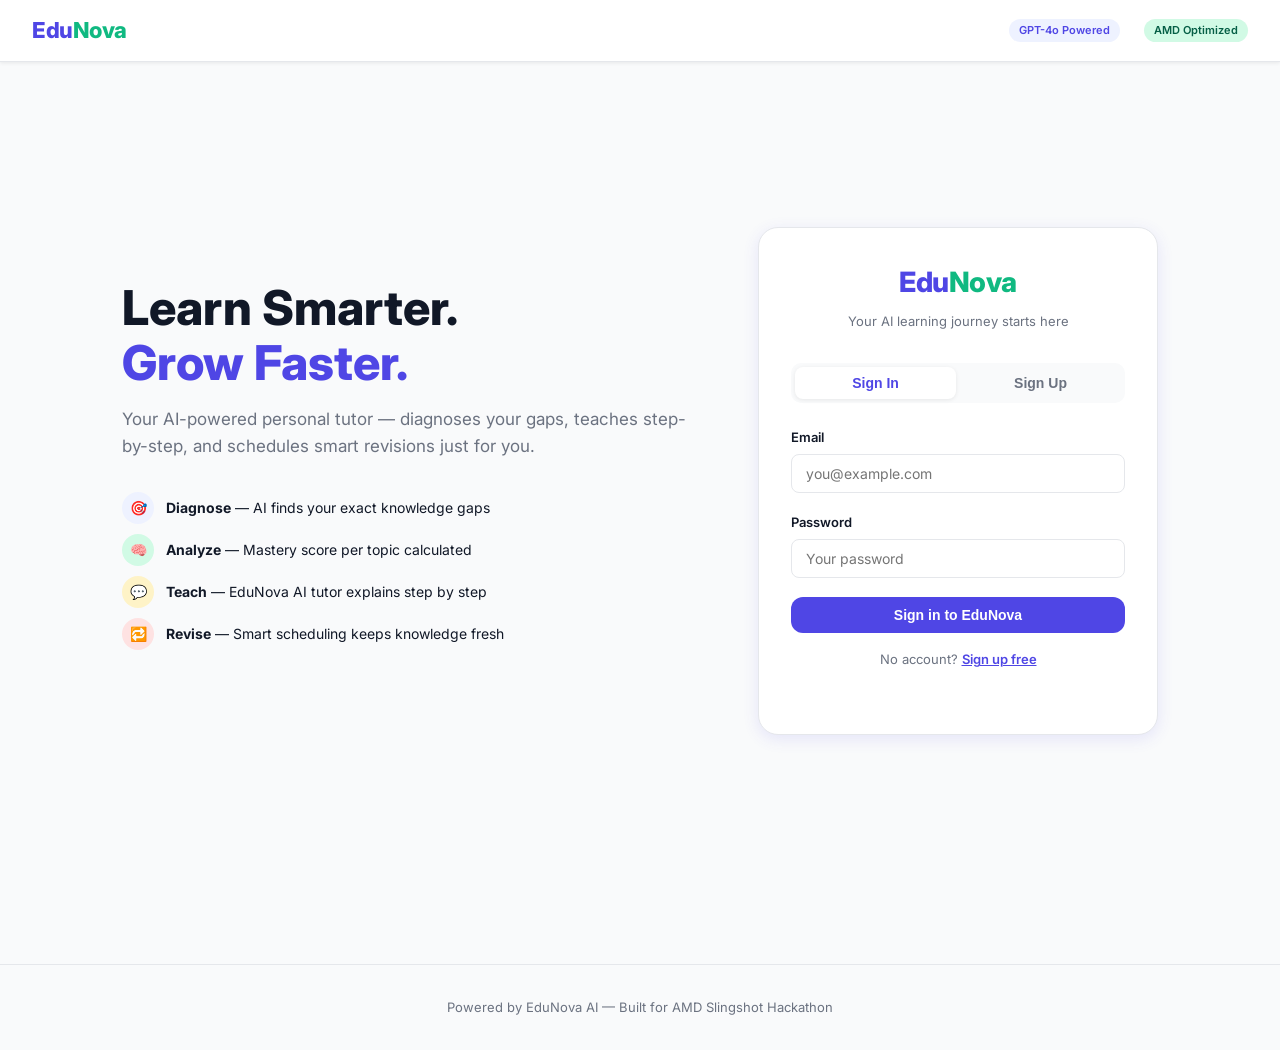
<file: frontend/index.html>
<!DOCTYPE html>
<html lang="en">
<head>
  <meta charset="UTF-8"/>
  <meta name="viewport" content="width=device-width, initial-scale=1.0"/>
  <title>EduNova — Learn Smarter. Grow Faster.</title>
  <link rel="stylesheet" href="css/main.css"/>
  <link href="https://fonts.googleapis.com/css2?family=Inter:wght@400;500;600;700;800&display=swap" rel="stylesheet"/>
  <style>
    .hero { min-height: calc(100vh - 62px); display: grid; grid-template-columns: 1fr 400px; gap: 4rem; align-items: center; max-width: 1100px; margin: 0 auto; padding: 2rem; }
    .hero h1 { font-size: 48px; font-weight: 800; line-height: 1.15; margin-bottom: 1rem; }
    .hero h1 span { color: var(--primary); }
    .hero p { font-size: 17px; color: var(--muted); margin-bottom: 2rem; }
    .steps { display: flex; flex-direction: column; gap: 10px; margin-bottom: 2rem; }
    .step { display: flex; align-items: center; gap: 12px; font-size: 14px; }
    .step-dot { width: 32px; height: 32px; border-radius: 50%; display: flex; align-items: center; justify-content: center; font-size: 14px; flex-shrink: 0; }
    .auth-box { background: white; border-radius: 20px; box-shadow: var(--shadow-md); padding: 2rem; border: 1px solid #E5E7EB; }
    @media(max-width:900px){ .hero { grid-template-columns:1fr; padding:1rem; } .hero h1{font-size:32px;} }
  </style>
</head>
<body>
<nav class="navbar">
  <a href="index.html" class="logo"><span class="edu">Edu</span><span class="nova">Nova</span></a>
  <div class="nav-links hide-mobile">
    <span class="badge badge-primary">GPT-4o Powered</span>
    <span class="badge badge-success">AMD Optimized</span>
  </div>
</nav>

<section class="hero">
  <div>
    <h1>Learn Smarter.<br/><span>Grow Faster.</span></h1>
    <p>Your AI-powered personal tutor — diagnoses your gaps, teaches step-by-step, and schedules smart revisions just for you.</p>
    <div class="steps">
      <div class="step"><div class="step-dot" style="background:#EEF2FF">🎯</div><span><strong>Diagnose</strong> — AI finds your exact knowledge gaps</span></div>
      <div class="step"><div class="step-dot" style="background:#D1FAE5">🧠</div><span><strong>Analyze</strong> — Mastery score per topic calculated</span></div>
      <div class="step"><div class="step-dot" style="background:#FEF3C7">💬</div><span><strong>Teach</strong> — EduNova AI tutor explains step by step</span></div>
      <div class="step"><div class="step-dot" style="background:#FEE2E2">🔁</div><span><strong>Revise</strong> — Smart scheduling keeps knowledge fresh</span></div>
    </div>
  </div>

  <div class="auth-box">
    <div style="text-align:center;margin-bottom:1.5rem">
      <div class="logo" style="font-size:28px"><span class="edu">Edu</span><span class="nova">Nova</span></div>
      <p style="color:var(--muted);font-size:13px;margin-top:6px">Your AI learning journey starts here</p>
    </div>

    <div class="tabs">
      <button class="tab active" onclick="switchTab('login')">Sign In</button>
      <button class="tab" onclick="switchTab('signup')">Sign Up</button>
    </div>

    <div id="alert" class="alert"></div>

    <!-- Login -->
    <div id="login-form">
      <div class="form-group">
        <label class="form-label">Email</label>
        <input id="l-email" type="email" class="form-input" placeholder="you@example.com"/>
      </div>
      <div class="form-group">
        <label class="form-label">Password</label>
        <input id="l-pass" type="password" class="form-input" placeholder="Your password"/>
      </div>
      <button id="login-btn" class="btn btn-primary btn-full" onclick="doLogin()">Sign in to EduNova</button>
      <p style="text-align:center;font-size:13px;color:var(--muted);margin-top:1rem">
        No account? <a href="#" onclick="switchTab('signup')" style="color:var(--primary);font-weight:600">Sign up free</a>
      </p>
    </div>

    <!-- Signup -->
    <div id="signup-form" style="display:none">
      <div class="form-group">
        <label class="form-label">Full Name</label>
        <input id="s-name" type="text" class="form-input" placeholder="Your name"/>
      </div>
      <div class="form-group">
        <label class="form-label">Email</label>
        <input id="s-email" type="email" class="form-input" placeholder="you@example.com"/>
      </div>
      <div class="form-group">
        <label class="form-label">Password</label>
        <input id="s-pass" type="password" class="form-input" placeholder="Min 6 characters"/>
      </div>
      <button id="signup-btn" class="btn btn-success btn-full" onclick="doSignup()">Start learning with EduNova</button>
      <p style="text-align:center;font-size:13px;color:var(--muted);margin-top:1rem">
        Already have account? <a href="#" onclick="switchTab('login')" style="color:var(--primary);font-weight:600">Sign in</a>
      </p>
    </div>
  </div>
</section>

<footer class="footer">Powered by EduNova AI — Built for AMD Slingshot Hackathon</footer>

<script src="js/api.js"></script>
<script>
  if (EduNova.isLoggedIn()) window.location.href = "dashboard.html";

  function switchTab(t) {
    document.querySelectorAll(".tab").forEach((el,i) => el.classList.toggle("active", (i===0&&t==="login")||(i===1&&t==="signup")));
    document.getElementById("login-form").style.display  = t==="login"  ? "block" : "none";
    document.getElementById("signup-form").style.display = t==="signup" ? "block" : "none";
  }

  async function doLogin() {
    const email = document.getElementById("l-email").value.trim();
    const pass  = document.getElementById("l-pass").value;
    if (!email||!pass) return showAlert("alert","Please fill all fields");
    setBtn("login-btn",'<span class="spinner"></span> Signing in...', true);
    try {
      const d = await apiPost("/auth/login", {email, password: pass});
      EduNova.setUser(d.user);
      window.location.href = "dashboard.html";
    } catch(e) {
      showAlert("alert", e.message);
      setBtn("login-btn","Sign in to EduNova", false);
    }
  }

  async function doSignup() {
    const name  = document.getElementById("s-name").value.trim();
    const email = document.getElementById("s-email").value.trim();
    const pass  = document.getElementById("s-pass").value;
    if (!name||!email||!pass) return showAlert("alert","Please fill all fields");
    if (pass.length < 6)      return showAlert("alert","Password min 6 characters");
    setBtn("signup-btn",'<span class="spinner"></span> Creating account...', true);
    try {
      const d = await apiPost("/auth/register", {name, email, password: pass});
      EduNova.setUser(d.user);
      window.location.href = "quiz.html";
    } catch(e) {
      showAlert("alert", e.message);
      setBtn("signup-btn","Start learning with EduNova", false);
    }
  }

  document.addEventListener("keydown", e => {
    if (e.key !== "Enter") return;
    if (document.getElementById("login-form").style.display !== "none") doLogin();
    else doSignup();
  });
</script>
</body>
</html>
</file>
<file: frontend/css/main.css>
:root {
  --primary:      #4F46E5;
  --primary-dark: #3730A3;
  --secondary:    #10B981;
  --accent:       #F59E0B;
  --bg:           #F9FAFB;
  --card:         #FFFFFF;
  --text:         #111827;
  --muted:        #6B7280;
  --danger:       #EF4444;
  --radius:       12px;
  --shadow:       0 1px 4px rgba(0,0,0,0.08);
  --shadow-md:    0 4px 16px rgba(79,70,229,0.12);
}
* { box-sizing: border-box; margin: 0; padding: 0; }
body { font-family: 'Inter', -apple-system, sans-serif; background: var(--bg); color: var(--text); line-height: 1.6; }

/* Logo */
.logo { font-size: 22px; font-weight: 800; letter-spacing: -0.5px; text-decoration: none; }
.logo .edu  { color: var(--primary); }
.logo .nova { color: var(--secondary); }

/* Navbar */
.navbar {
  background: white; border-bottom: 1px solid #E5E7EB;
  padding: 0 2rem; height: 62px;
  display: flex; align-items: center; justify-content: space-between;
  position: sticky; top: 0; z-index: 100; box-shadow: var(--shadow);
}
.nav-links { display: flex; gap: 1.5rem; align-items: center; }
.nav-links a { text-decoration: none; color: var(--muted); font-size: 14px; font-weight: 500; transition: color 0.2s; }
.nav-links a:hover, .nav-links a.active { color: var(--primary); }

/* Buttons */
.btn {
  display: inline-flex; align-items: center; justify-content: center; gap: 8px;
  padding: 10px 20px; border-radius: var(--radius);
  font-size: 14px; font-weight: 600; cursor: pointer;
  border: none; transition: all 0.2s; text-decoration: none; outline: none;
}
.btn-primary  { background: var(--primary); color: white; }
.btn-primary:hover  { background: var(--primary-dark); transform: translateY(-1px); }
.btn-success  { background: var(--secondary); color: white; }
.btn-success:hover  { background: #059669; }
.btn-outline  { background: transparent; color: var(--primary); border: 1.5px solid var(--primary); }
.btn-outline:hover  { background: #EEF2FF; }
.btn-danger   { background: var(--danger); color: white; }
.btn-lg   { padding: 14px 28px; font-size: 16px; }
.btn-full { width: 100%; }
.btn:disabled { opacity: 0.6; cursor: not-allowed; transform: none !important; }

/* Cards */
.card { background: white; border-radius: var(--radius); box-shadow: var(--shadow); padding: 1.5rem; border: 1px solid #F3F4F6; }

/* Forms */
.form-group  { margin-bottom: 1.2rem; }
.form-label  { display: block; font-size: 13px; font-weight: 600; margin-bottom: 6px; }
.form-input  { width: 100%; padding: 10px 14px; border: 1.5px solid #E5E7EB; border-radius: 8px; font-size: 14px; color: var(--text); background: white; transition: border-color 0.2s; outline: none; font-family: inherit; }
.form-input:focus { border-color: var(--primary); }

/* Alert */
.alert { padding: 12px 16px; border-radius: 8px; font-size: 13px; margin-bottom: 1rem; display: none; }
.alert.show { display: block; }
.alert-danger  { background: #FEE2E2; color: #991B1B; border: 1px solid #FECACA; }
.alert-success { background: #D1FAE5; color: #065F46; border: 1px solid #A7F3D0; }
.alert-info    { background: #EEF2FF; color: #3730A3; border: 1px solid #C7D2FE; }

/* Badge */
.badge { display: inline-block; padding: 3px 10px; border-radius: 999px; font-size: 11px; font-weight: 600; }
.badge-primary { background: #EEF2FF; color: var(--primary); }
.badge-success { background: #D1FAE5; color: #065F46; }
.badge-warning { background: #FEF3C7; color: #92400E; }
.badge-danger  { background: #FEE2E2; color: #991B1B; }

/* Progress */
.progress-bar  { background: #E5E7EB; border-radius: 999px; height: 8px; overflow: hidden; }
.progress-fill { height: 100%; border-radius: 999px; transition: width 0.6s ease; background: var(--primary); }
.fill-green  { background: var(--secondary); }
.fill-amber  { background: var(--accent); }
.fill-red    { background: var(--danger); }

/* Metric */
.metric-card  { background: var(--bg); border-radius: var(--radius); padding: 1.2rem; text-align: center; }
.metric-value { font-size: 30px; font-weight: 800; color: var(--primary); }
.metric-label { font-size: 12px; color: var(--muted); margin-top: 4px; }

/* Spinner */
.spinner { width: 18px; height: 18px; border: 2px solid rgba(255,255,255,0.4); border-top-color: white; border-radius: 50%; animation: spin 0.7s linear infinite; display: inline-block; }
@keyframes spin { to { transform: rotate(360deg); } }

/* Tabs */
.tabs { display: flex; gap: 4px; background: var(--bg); padding: 4px; border-radius: 10px; margin-bottom: 1.5rem; }
.tab { flex: 1; padding: 8px; text-align: center; border-radius: 8px; font-size: 14px; font-weight: 600; cursor: pointer; color: var(--muted); border: none; background: transparent; transition: all 0.2s; }
.tab.active { background: white; color: var(--primary); box-shadow: var(--shadow); }

/* Footer */
.footer { text-align: center; padding: 2rem; color: var(--muted); font-size: 13px; border-top: 1px solid #E5E7EB; margin-top: 4rem; }

/* Responsive */
@media (max-width: 768px) {
  .navbar { padding: 0 1rem; }
  .hide-mobile { display: none; }
  .grid-2 { grid-template-columns: 1fr !important; }
}
</file>
